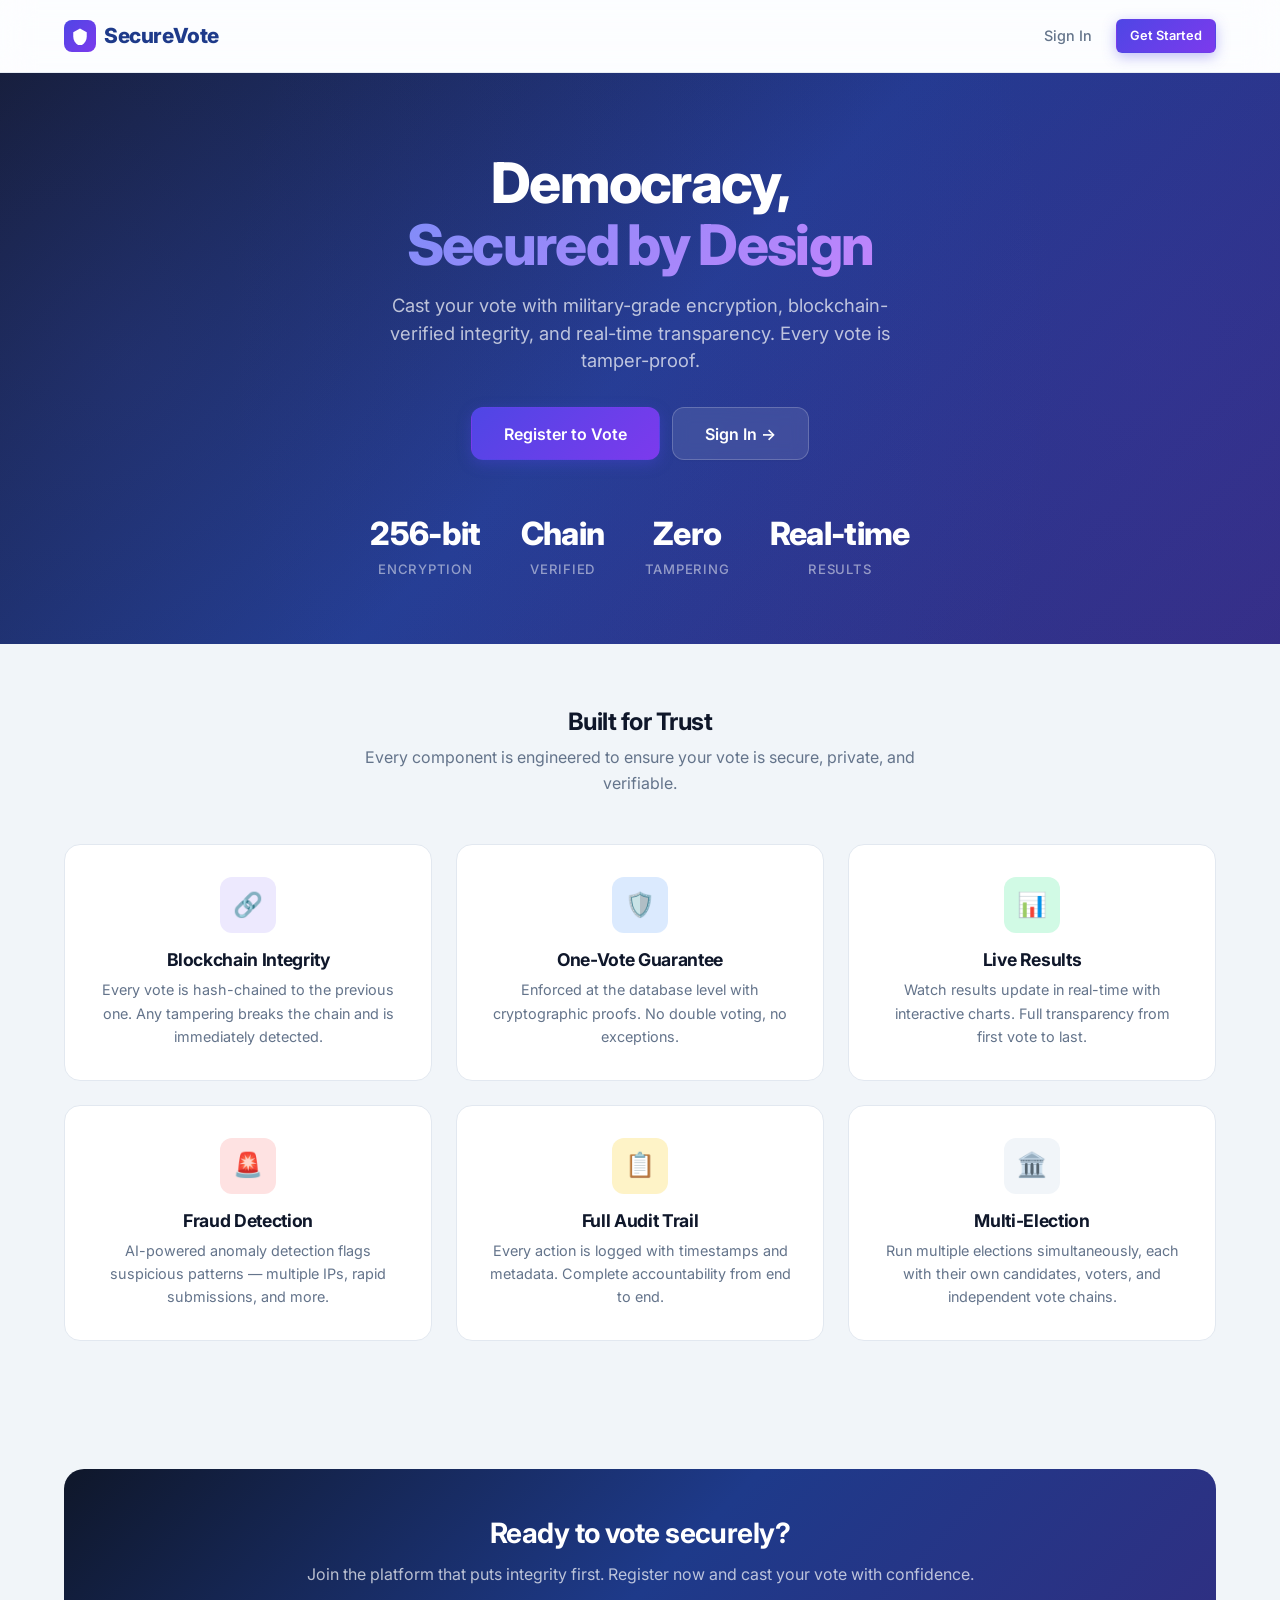
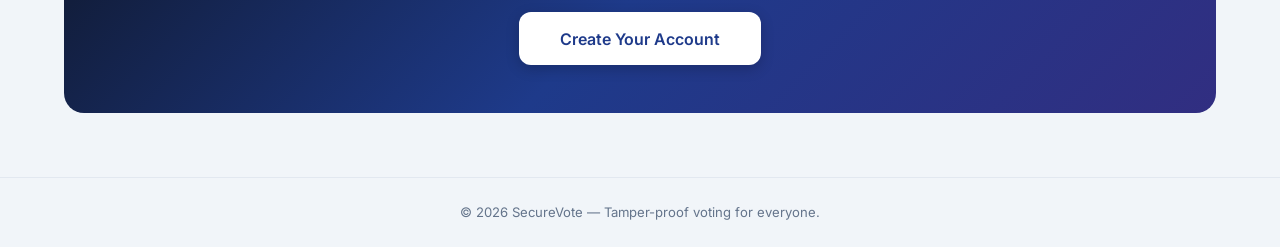
<file: frontend/index.html>
<!DOCTYPE html>
<html lang="en">
<head>
    <meta charset="UTF-8">
    <meta name="viewport" content="width=device-width, initial-scale=1.0">
    <title>SecureVote — Secure Online Voting Platform</title>
    <meta name="description" content="A tamper-resistant, blockchain-secured online voting platform. Cast your vote with confidence.">
    <link rel="stylesheet" href="styles.css">
    <style>
        .hero {
            background: var(--gradient-hero);
            color: white;
            padding: var(--spacing-20) 0 var(--spacing-16);
            text-align: center;
            position: relative;
            overflow: hidden;
        }
        .hero::before {
            content: '';
            position: absolute;
            top: -50%;
            left: -50%;
            width: 200%;
            height: 200%;
            background: radial-gradient(circle at 30% 50%, rgba(99, 102, 241, 0.15) 0%, transparent 50%),
                        radial-gradient(circle at 70% 50%, rgba(124, 58, 237, 0.1) 0%, transparent 50%);
            animation: heroGlow 8s ease-in-out infinite alternate;
        }
        @keyframes heroGlow {
            0% { transform: translate(0, 0); }
            100% { transform: translate(-3%, 3%); }
        }
        .hero .container { position: relative; z-index: 1; }
        .hero h1 {
            font-size: 3.5rem;
            font-weight: 800;
            color: white;
            margin-bottom: var(--spacing-4);
            letter-spacing: -0.03em;
            line-height: 1.1;
        }
        .hero h1 span {
            background: linear-gradient(135deg, #818CF8, #C084FC);
            -webkit-background-clip: text;
            -webkit-text-fill-color: transparent;
            background-clip: text;
        }
        .hero .subtitle {
            color: rgba(255,255,255,0.7);
            font-size: 1.15rem;
            max-width: 560px;
            margin: 0 auto var(--spacing-8);
        }
        .hero-actions {
            display: flex;
            gap: var(--spacing-3);
            justify-content: center;
            flex-wrap: wrap;
        }
        .hero-actions .btn {
            padding: 0.85rem 2rem;
            font-size: 1rem;
            border-radius: var(--radius-lg);
        }
        .hero-actions .btn-secondary {
            background: rgba(255,255,255,0.1);
            color: white;
            border-color: rgba(255,255,255,0.2);
            backdrop-filter: blur(8px);
        }
        .hero-actions .btn-secondary:hover {
            background: rgba(255,255,255,0.18);
        }
        .hero-stats {
            display: flex;
            justify-content: center;
            gap: var(--spacing-10);
            margin-top: var(--spacing-12);
            flex-wrap: wrap;
        }
        .hero-stat {
            text-align: center;
        }
        .hero-stat .stat-val {
            font-size: 2rem;
            font-weight: 800;
            color: white;
            letter-spacing: -0.02em;
        }
        .hero-stat .stat-lbl {
            font-size: 0.82rem;
            color: rgba(255,255,255,0.5);
            font-weight: 500;
            text-transform: uppercase;
            letter-spacing: 0.06em;
        }

        .features {
            padding: var(--spacing-16) 0;
        }
        .features-header {
            text-align: center;
            margin-bottom: var(--spacing-12);
        }
        .features-header p {
            color: var(--color-text-muted);
            max-width: 560px;
            margin: var(--spacing-2) auto 0;
        }
        .feature-card {
            background: var(--color-surface);
            border: 1px solid var(--color-border);
            border-radius: var(--radius-xl);
            padding: var(--spacing-8);
            text-align: center;
            transition: all var(--transition-normal);
        }
        .feature-card:hover {
            transform: translateY(-4px);
            box-shadow: var(--shadow-lg);
            border-color: rgba(99, 102, 241, 0.2);
        }
        .feature-icon {
            width: 56px;
            height: 56px;
            border-radius: var(--radius-lg);
            display: flex;
            align-items: center;
            justify-content: center;
            margin: 0 auto var(--spacing-4);
            font-size: 1.5rem;
        }
        .feature-card h3 {
            margin-bottom: var(--spacing-2);
            font-size: 1.1rem;
        }
        .feature-card p {
            color: var(--color-text-muted);
            font-size: 0.9rem;
        }

        .cta-section {
            padding: var(--spacing-16) 0;
            text-align: center;
        }
        .cta-card {
            background: var(--gradient-hero);
            color: white;
            border-radius: var(--radius-2xl);
            padding: var(--spacing-12) var(--spacing-8);
            position: relative;
            overflow: hidden;
        }
        .cta-card h2 {
            color: white;
            font-size: 1.75rem;
            margin-bottom: var(--spacing-3);
        }
        .cta-card p {
            color: rgba(255,255,255,0.7);
            margin-bottom: var(--spacing-6);
        }
        .cta-card .btn-primary {
            background: white;
            color: var(--color-primary);
            box-shadow: 0 4px 14px rgba(0,0,0,0.2);
        }

        @media (max-width: 768px) {
            .hero h1 { font-size: 2.25rem; }
            .hero-stats { gap: var(--spacing-6); }
        }
    </style>
</head>
<body>
    <nav class="navbar">
        <div class="container">
            <a href="index.html" class="navbar-brand">
                <div class="brand-icon">
                    <svg viewBox="0 0 24 24"><path d="M12 2L3 7v6c0 5.55 3.84 10.74 9 12 5.16-1.26 9-6.45 9-12V7l-9-5z"/></svg>
                </div>
                SecureVote
            </a>
            <div class="navbar-nav" id="nav-links">
                <a href="login.html" class="nav-link">Sign In</a>
                <a href="register.html" class="btn btn-primary btn-sm">Get Started</a>
            </div>
        </div>
    </nav>

    <section class="hero">
        <div class="container">
            <h1 class="fade-in">Democracy,<br><span>Secured by Design</span></h1>
            <p class="subtitle fade-in stagger-1">
                Cast your vote with military-grade encryption, blockchain-verified integrity, and real-time transparency. Every vote is tamper-proof.
            </p>
            <div class="hero-actions fade-in stagger-2">
                <a href="register.html" class="btn btn-primary">Register to Vote</a>
                <a href="login.html" class="btn btn-secondary">Sign In →</a>
            </div>
            <div class="hero-stats fade-in stagger-3">
                <div class="hero-stat">
                    <div class="stat-val">256-bit</div>
                    <div class="stat-lbl">Encryption</div>
                </div>
                <div class="hero-stat">
                    <div class="stat-val">Chain</div>
                    <div class="stat-lbl">Verified</div>
                </div>
                <div class="hero-stat">
                    <div class="stat-val">Zero</div>
                    <div class="stat-lbl">Tampering</div>
                </div>
                <div class="hero-stat">
                    <div class="stat-val">Real-time</div>
                    <div class="stat-lbl">Results</div>
                </div>
            </div>
        </div>
    </section>

    <section class="features">
        <div class="container">
            <div class="features-header">
                <h2>Built for Trust</h2>
                <p>Every component is engineered to ensure your vote is secure, private, and verifiable.</p>
            </div>
            <div class="grid-3">
                <div class="feature-card fade-in">
                    <div class="feature-icon" style="background: #EDE9FE;">🔗</div>
                    <h3>Blockchain Integrity</h3>
                    <p>Every vote is hash-chained to the previous one. Any tampering breaks the chain and is immediately detected.</p>
                </div>
                <div class="feature-card fade-in stagger-1">
                    <div class="feature-icon" style="background: #DBEAFE;">🛡️</div>
                    <h3>One-Vote Guarantee</h3>
                    <p>Enforced at the database level with cryptographic proofs. No double voting, no exceptions.</p>
                </div>
                <div class="feature-card fade-in stagger-2">
                    <div class="feature-icon" style="background: #D1FAE5;">📊</div>
                    <h3>Live Results</h3>
                    <p>Watch results update in real-time with interactive charts. Full transparency from first vote to last.</p>
                </div>
                <div class="feature-card fade-in stagger-1">
                    <div class="feature-icon" style="background: #FEE2E2;">🚨</div>
                    <h3>Fraud Detection</h3>
                    <p>AI-powered anomaly detection flags suspicious patterns — multiple IPs, rapid submissions, and more.</p>
                </div>
                <div class="feature-card fade-in stagger-2">
                    <div class="feature-icon" style="background: #FEF3C7;">📋</div>
                    <h3>Full Audit Trail</h3>
                    <p>Every action is logged with timestamps and metadata. Complete accountability from end to end.</p>
                </div>
                <div class="feature-card fade-in stagger-3">
                    <div class="feature-icon" style="background: #F1F5F9;">🏛️</div>
                    <h3>Multi-Election</h3>
                    <p>Run multiple elections simultaneously, each with their own candidates, voters, and independent vote chains.</p>
                </div>
            </div>
        </div>
    </section>

    <section class="cta-section">
        <div class="container">
            <div class="cta-card">
                <h2>Ready to vote securely?</h2>
                <p>Join the platform that puts integrity first. Register now and cast your vote with confidence.</p>
                <a href="register.html" class="btn btn-primary" style="padding: 0.85rem 2.5rem; font-size: 1rem; border-radius: 12px;">Create Your Account</a>
            </div>
        </div>
    </section>

    <footer>
        <div class="container">
            <span>&copy; 2026 SecureVote — Tamper-proof voting for everyone.</span>
        </div>
    </footer>

    <script src="components/auth.js"></script>
    <script>
        
        if (Auth.isAuthenticated()) {
            const user = Auth.getUser();
            const navLinks = document.getElementById('nav-links');
            if (user && user.role === 'admin') {
                navLinks.innerHTML = `
                    <a href="admin-dashboard.html" class="nav-link">Dashboard</a>
                    <button onclick="Auth.logout()" class="btn btn-secondary btn-sm">Sign Out</button>
                `;
            } else {
                navLinks.innerHTML = `
                    <a href="dashboard.html" class="nav-link">Dashboard</a>
                    <button onclick="Auth.logout()" class="btn btn-secondary btn-sm">Sign Out</button>
                `;
            }
        }
    </script>
</body>
</html>
</file>
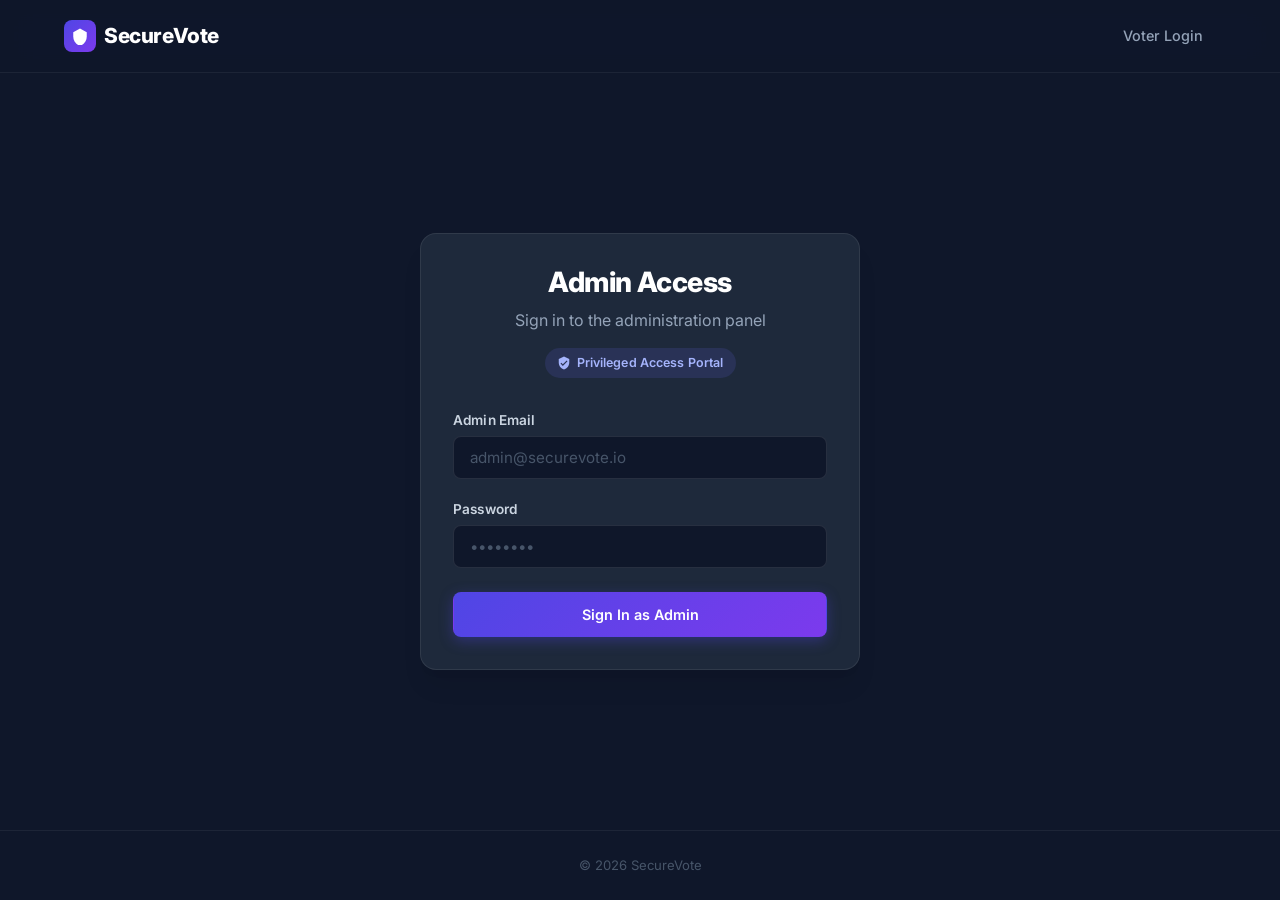
<file: frontend/admin-login.html>
<!DOCTYPE html>
<html lang="en">
<head>
    <meta charset="UTF-8">
    <meta name="viewport" content="width=device-width, initial-scale=1.0">
    <title>Admin Login — SecureVote</title>
    <link rel="stylesheet" href="styles.css">
    <style>
        body { background: #0F172A; }
        .navbar { background: rgba(15, 23, 42, 0.95); border-bottom-color: rgba(255,255,255,0.06); }
        .navbar-brand { color: white; }
        .auth-card { background: #1E293B; border-color: rgba(255,255,255,0.08); }
        .auth-card h1 { color: white; }
        .auth-card .subtitle { color: #94A3B8; }
        .form-group label { color: #CBD5E1; }
        .form-control { background: #0F172A; border-color: rgba(255,255,255,0.1); color: white; }
        .form-control::placeholder { color: #475569; }
        .form-control:focus { border-color: var(--color-accent); box-shadow: 0 0 0 3px rgba(99,102,241,0.2); }
        footer { border-top-color: rgba(255,255,255,0.06); }
        footer span { color: #475569; }
        .trust-badge { background: rgba(99,102,241,0.15); color: #A5B4FC; }
    </style>
</head>
<body class="fade-in">
    <nav class="navbar">
        <div class="container">
            <a href="index.html" class="navbar-brand">
                <div class="brand-icon">
                    <svg viewBox="0 0 24 24"><path d="M12 2L3 7v6c0 5.55 3.84 10.74 9 12 5.16-1.26 9-6.45 9-12V7l-9-5z"/></svg>
                </div>
                SecureVote
            </a>
            <div class="navbar-nav">
                <a href="login.html" class="nav-link" style="color:#94A3B8;">Voter Login</a>
            </div>
        </div>
    </nav>

    <main class="main-content container">
        <div class="card auth-card">
            <div class="auth-header">
                <h1>Admin Access</h1>
                <p class="subtitle">Sign in to the administration panel</p>
                <div class="trust-badge">
                    <svg style="width:14px;height:14px;" viewBox="0 0 24 24" fill="currentColor"><path d="M12 1L3 5v6c0 5.55 3.84 10.74 9 12 5.16-1.26 9-6.45 9-12V5l-9-4zm-2 16l-4-4 1.41-1.41L10 14.17l6.59-6.59L18 9l-8 8z"/></svg>
                    Privileged Access Portal
                </div>
            </div>

            <form id="admin-login-form">
                <div class="form-group">
                    <label for="email">Admin Email</label>
                    <input type="email" id="email" class="form-control" required placeholder="admin@securevote.io" autocomplete="email">
                </div>
                <div class="form-group">
                    <label for="password">Password</label>
                    <input type="password" id="password" class="form-control" required placeholder="••••••••" autocomplete="current-password">
                </div>
                <div class="form-actions">
                    <button type="submit" id="login-btn" class="btn btn-primary btn-block">Sign In as Admin</button>
                </div>
            </form>

            <div id="loading" class="loading" style="display:none;">
                <div class="spinner"></div> <span style="color:#94A3B8;">Authenticating...</span>
            </div>
        </div>
    </main>

    <footer>
        <div class="container"><span>&copy; 2026 SecureVote</span></div>
    </footer>

    <script src="components/auth.js"></script>
    <script src="components/toast.js"></script>
    <script src="admin-login.js"></script>
</body>
</html>
</file>
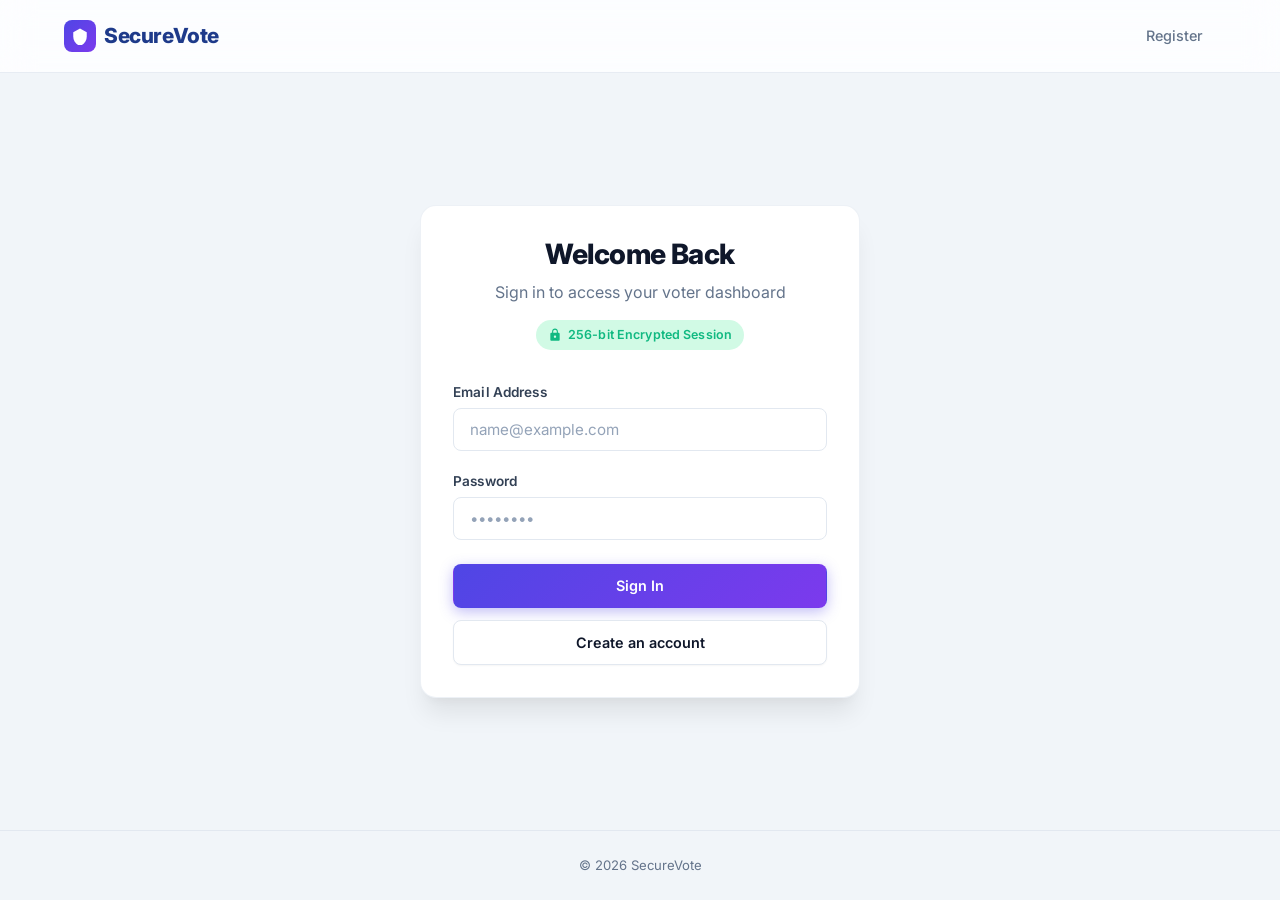
<file: frontend/login.html>
<!DOCTYPE html>
<html lang="en">
<head>
    <meta charset="UTF-8">
    <meta name="viewport" content="width=device-width, initial-scale=1.0">
    <title>Sign In — SecureVote</title>
    <meta name="description" content="Sign in to your SecureVote account to cast your vote securely.">
    <link rel="stylesheet" href="styles.css">
</head>
<body class="fade-in">
    <nav class="navbar">
        <div class="container">
            <a href="index.html" class="navbar-brand">
                <div class="brand-icon">
                    <svg viewBox="0 0 24 24"><path d="M12 2L3 7v6c0 5.55 3.84 10.74 9 12 5.16-1.26 9-6.45 9-12V7l-9-5z"/></svg>
                </div>
                SecureVote
            </a>
            <div class="navbar-nav">
                <a href="register.html" class="nav-link">Register</a>
            </div>
        </div>
    </nav>

    <main class="main-content container">
        <div class="card auth-card">
            <div class="auth-header">
                <h1>Welcome Back</h1>
                <p class="subtitle">Sign in to access your voter dashboard</p>
                <div class="trust-badge">
                    <svg style="width:14px;height:14px;" viewBox="0 0 24 24" fill="currentColor"><path d="M18 8h-1V6c0-2.76-2.24-5-5-5S7 3.24 7 6v2H6c-1.1 0-2 .9-2 2v10c0 1.1.9 2 2 2h12c1.1 0 2-.9 2-2V10c0-1.1-.9-2-2-2zm-6 9c-1.1 0-2-.9-2-2s.9-2 2-2 2 .9 2 2-.9 2-2 2zm3.1-9H8.9V6c0-1.71 1.39-3.1 3.1-3.1 1.71 0 3.1 1.39 3.1 3.1v2z"/></svg>
                    256-bit Encrypted Session
                </div>
            </div>

            <form id="login-form">
                <div class="form-group">
                    <label for="email">Email Address</label>
                    <input type="email" id="email" class="form-control" required placeholder="name@example.com" autocomplete="email">
                </div>

                <div class="form-group">
                    <label for="password">Password</label>
                    <input type="password" id="password" class="form-control" required placeholder="••••••••" autocomplete="current-password">
                </div>

                <div class="form-actions">
                    <button type="submit" id="login-btn" class="btn btn-primary btn-block">Sign In</button>
                    <a href="register.html" class="btn btn-secondary btn-block">Create an account</a>
                </div>
            </form>

            <div id="loading" class="loading" style="display:none;">
                <div class="spinner"></div> Authenticating...
            </div>
        </div>
    </main>

    <footer>
        <div class="container">
            <span>&copy; 2026 SecureVote</span>
        </div>
    </footer>

    <script src="components/auth.js"></script>
    <script src="components/toast.js"></script>
    <script src="login.js"></script>
</body>
</html>
</file>
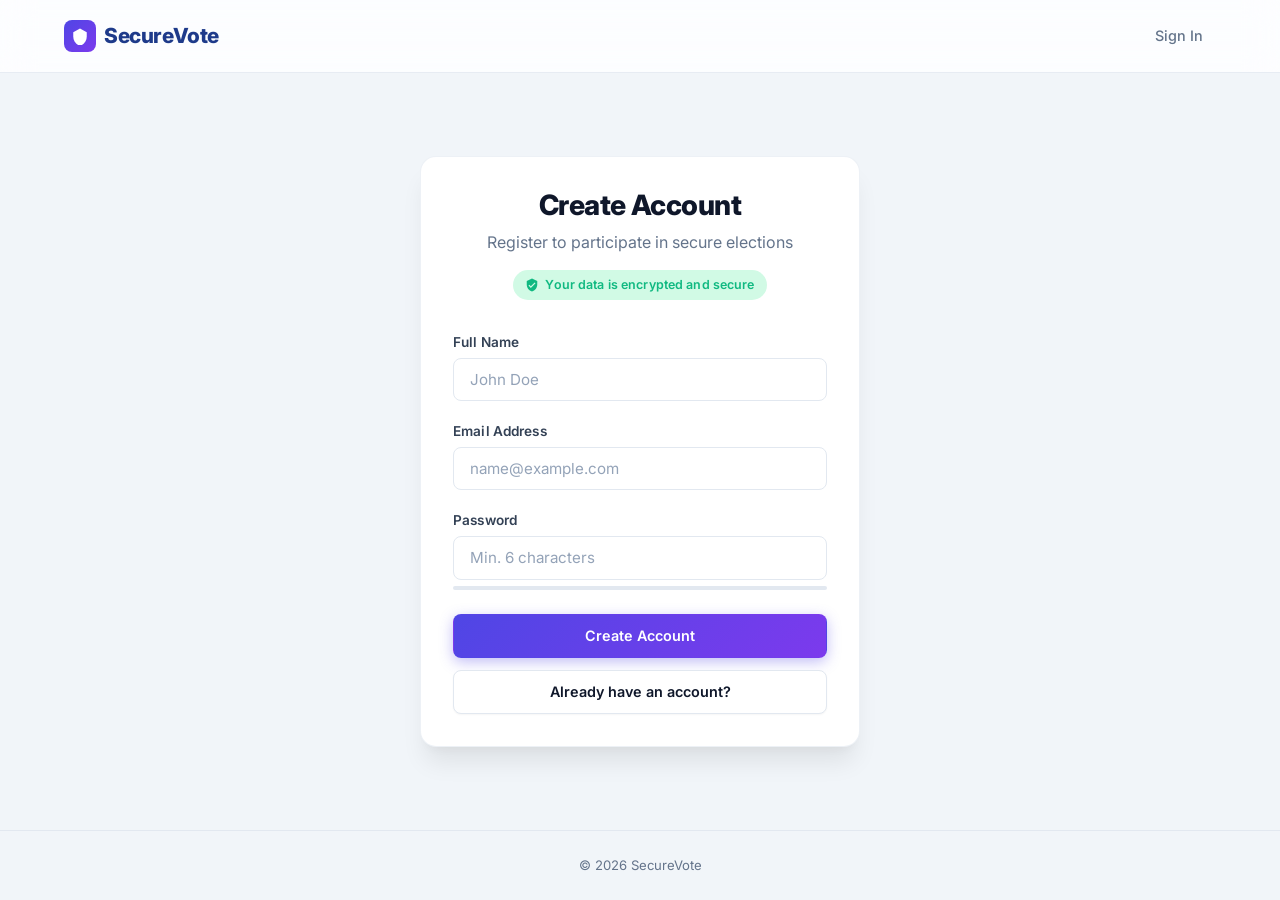
<file: frontend/register.html>
<!DOCTYPE html>
<html lang="en">
<head>
    <meta charset="UTF-8">
    <meta name="viewport" content="width=device-width, initial-scale=1.0">
    <title>Register — SecureVote</title>
    <meta name="description" content="Create your SecureVote account and participate in secure elections.">
    <link rel="stylesheet" href="styles.css">
    <style>
        .password-strength {
            height: 4px;
            border-radius: 2px;
            background: var(--color-border);
            margin-top: 6px;
            overflow: hidden;
        }
        .password-strength .bar {
            height: 100%;
            border-radius: 2px;
            transition: all 0.3s ease;
            width: 0%;
        }
        .strength-text {
            font-size: 0.75rem;
            margin-top: 4px;
            font-weight: 500;
        }
    </style>
</head>
<body class="fade-in">
    <nav class="navbar">
        <div class="container">
            <a href="index.html" class="navbar-brand">
                <div class="brand-icon">
                    <svg viewBox="0 0 24 24"><path d="M12 2L3 7v6c0 5.55 3.84 10.74 9 12 5.16-1.26 9-6.45 9-12V7l-9-5z"/></svg>
                </div>
                SecureVote
            </a>
            <div class="navbar-nav">
                <a href="login.html" class="nav-link">Sign In</a>
            </div>
        </div>
    </nav>

    <main class="main-content container">
        <div class="card auth-card">
            <div class="auth-header">
                <h1>Create Account</h1>
                <p class="subtitle">Register to participate in secure elections</p>
                <div class="trust-badge">
                    <svg style="width:14px;height:14px;" viewBox="0 0 24 24" fill="currentColor"><path d="M12 1L3 5v6c0 5.55 3.84 10.74 9 12 5.16-1.26 9-6.45 9-12V5l-9-4zm-2 16l-4-4 1.41-1.41L10 14.17l6.59-6.59L18 9l-8 8z"/></svg>
                    Your data is encrypted and secure
                </div>
            </div>

            <form id="register-form">
                <div class="form-group">
                    <label for="full_name">Full Name</label>
                    <input type="text" id="full_name" class="form-control" required placeholder="John Doe" autocomplete="name">
                </div>
                <div class="form-group">
                    <label for="email">Email Address</label>
                    <input type="email" id="email" class="form-control" required placeholder="name@example.com" autocomplete="email">
                </div>
                <div class="form-group">
                    <label for="password">Password</label>
                    <input type="password" id="password" class="form-control" required placeholder="Min. 6 characters" autocomplete="new-password">
                    <div class="password-strength"><div class="bar" id="strength-bar"></div></div>
                    <div class="strength-text" id="strength-text"></div>
                </div>

                <div class="form-actions">
                    <button type="submit" id="register-btn" class="btn btn-primary btn-block">Create Account</button>
                    <a href="login.html" class="btn btn-secondary btn-block">Already have an account?</a>
                </div>
            </form>

            <div id="loading" class="loading" style="display:none;">
                <div class="spinner"></div> Creating your account...
            </div>
        </div>
    </main>

    <footer>
        <div class="container"><span>&copy; 2026 SecureVote</span></div>
    </footer>

    <script src="components/auth.js"></script>
    <script src="components/toast.js"></script>
    <script src="register.js"></script>
</body>
</html>
</file>
<file: frontend/styles.css>
@import url('https://fonts.googleapis.com/css2?family=Inter:wght@300;400;500;600;700;800&display=swap');



:root {
    --color-primary: #1E3A8A;
    --color-primary-light: #3B82F6;
    --color-primary-dark: #1E40AF;
    --color-secondary-start: #4F46E5;
    --color-secondary-end: #7C3AED;
    --color-accent: #6366F1;

    --color-background: #F1F5F9;
    --color-surface: #FFFFFF;
    --color-surface-alt: #F8FAFC;

    --color-text-main: #0F172A;
    --color-text-secondary: #334155;
    --color-text-muted: #64748B;
    --color-text-light: #94A3B8;

    --color-success: #10B981;
    --color-success-bg: #D1FAE5;
    --color-error: #EF4444;
    --color-error-bg: #FEE2E2;
    --color-warning: #F59E0B;
    --color-warning-bg: #FEF3C7;
    --color-info: #3B82F6;
    --color-info-bg: #DBEAFE;

    --color-border: #E2E8F0;
    --color-border-light: #F1F5F9;

    --gradient-primary: linear-gradient(135deg, #4F46E5 0%, #7C3AED 100%);
    --gradient-hero: linear-gradient(135deg, #0F172A 0%, #1E3A8A 50%, #312E81 100%);
    --gradient-card: linear-gradient(135deg, rgba(79, 70, 229, 0.05) 0%, rgba(124, 58, 237, 0.05) 100%);

    --spacing-1: 0.25rem; --spacing-2: 0.5rem; --spacing-3: 0.75rem;
    --spacing-4: 1rem; --spacing-5: 1.25rem; --spacing-6: 1.5rem;
    --spacing-8: 2rem; --spacing-10: 2.5rem; --spacing-12: 3rem;
    --spacing-16: 4rem; --spacing-20: 5rem;

    --shadow-xs: 0 1px 2px rgba(0,0,0,0.04);
    --shadow-sm: 0 1px 3px rgba(0,0,0,0.06), 0 1px 2px rgba(0,0,0,0.04);
    --shadow-md: 0 4px 6px -1px rgba(0,0,0,0.07), 0 2px 4px -2px rgba(0,0,0,0.05);
    --shadow-lg: 0 10px 15px -3px rgba(0,0,0,0.08), 0 4px 6px -4px rgba(0,0,0,0.04);
    --shadow-xl: 0 20px 25px -5px rgba(0,0,0,0.08), 0 8px 10px -6px rgba(0,0,0,0.04);
    --shadow-glass: 0 8px 32px rgba(31, 38, 135, 0.06);
    --shadow-glow: 0 0 40px rgba(79, 70, 229, 0.15);

    --radius-sm: 6px; --radius-md: 8px; --radius-lg: 12px;
    --radius-xl: 16px; --radius-2xl: 20px; --radius-full: 9999px;

    --transition-fast: 150ms cubic-bezier(0.4, 0, 0.2, 1);
    --transition-normal: 250ms cubic-bezier(0.4, 0, 0.2, 1);
    --transition-smooth: 350ms cubic-bezier(0.4, 0, 0.2, 1);
}


*, *::before, *::after {
    margin: 0; padding: 0; box-sizing: border-box;
}

html { scroll-behavior: smooth; }

body {
    font-family: 'Inter', -apple-system, BlinkMacSystemFont, sans-serif;
    background: var(--color-background);
    color: var(--color-text-main);
    line-height: 1.6;
    min-height: 100vh;
    display: flex;
    flex-direction: column;
    -webkit-font-smoothing: antialiased;
    -moz-osx-font-smoothing: grayscale;
}


.container {
    max-width: 1200px;
    margin: 0 auto;
    padding: 0 var(--spacing-6);
    width: 100%;
}

.main-content {
    flex: 1;
    display: flex;
    flex-direction: column;
    align-items: center;
    justify-content: center;
    padding: var(--spacing-12) 0;
}


.navbar {
    background: rgba(255, 255, 255, 0.82);
    backdrop-filter: blur(16px) saturate(180%);
    -webkit-backdrop-filter: blur(16px) saturate(180%);
    border-bottom: 1px solid rgba(226, 232, 240, 0.8);
    position: sticky;
    top: 0;
    z-index: 100;
    width: 100%;
}

.navbar .container {
    display: flex;
    justify-content: space-between;
    align-items: center;
    height: 72px;
}

.navbar-brand {
    font-size: 1.3rem;
    font-weight: 800;
    color: var(--color-primary);
    text-decoration: none;
    display: flex;
    align-items: center;
    gap: var(--spacing-2);
    letter-spacing: -0.02em;
}

.navbar-brand .brand-icon {
    width: 32px; height: 32px;
    background: var(--gradient-primary);
    border-radius: var(--radius-md);
    display: flex; align-items: center; justify-content: center;
}

.navbar-brand .brand-icon svg {
    width: 18px; height: 18px; fill: white;
}

.navbar-nav {
    display: flex;
    gap: var(--spacing-3);
    align-items: center;
}

.nav-link {
    color: var(--color-text-muted);
    font-size: 0.9rem;
    font-weight: 500;
    text-decoration: none;
    padding: 0.4rem 0.8rem;
    border-radius: var(--radius-md);
    transition: all var(--transition-fast);
}

.nav-link:hover {
    color: var(--color-primary);
    background: rgba(79, 70, 229, 0.06);
}


h1, h2, h3, h4, h5, h6 {
    color: var(--color-text-main);
    font-weight: 700;
    line-height: 1.2;
    letter-spacing: -0.02em;
}

h1 { font-size: 2.5rem; font-weight: 800; }
h2 { font-size: 1.5rem; }
h3 { font-size: 1.25rem; }

.subtitle {
    font-size: 1rem;
    color: var(--color-text-muted);
    margin-top: var(--spacing-2);
    line-height: 1.5;
}


.card {
    background: var(--color-surface);
    border-radius: var(--radius-xl);
    padding: var(--spacing-8);
    border: 1px solid var(--color-border);
    box-shadow: var(--shadow-sm);
    width: 100%;
    transition: all var(--transition-normal);
}

.card:hover {
    box-shadow: var(--shadow-md);
}

.auth-card {
    max-width: 440px;
    width: 100%;
    margin: 0 auto;
    text-align: center;
    box-shadow: var(--shadow-xl);
    border: 1px solid rgba(226, 232, 240, 0.6);
}

.auth-header {
    margin-bottom: var(--spacing-8);
}

.auth-header h1 {
    font-size: 1.75rem;
    margin-bottom: var(--spacing-2);
}


.btn {
    display: inline-flex;
    align-items: center;
    justify-content: center;
    gap: var(--spacing-2);
    padding: 0.65rem 1.3rem;
    border-radius: var(--radius-md);
    font-weight: 600;
    font-size: 0.9rem;
    text-decoration: none;
    transition: all var(--transition-normal);
    border: 1px solid transparent;
    cursor: pointer;
    line-height: 1.5;
    font-family: inherit;
    position: relative;
    overflow: hidden;
}

.btn::after {
    content: '';
    position: absolute;
    inset: 0;
    background: rgba(255,255,255,0);
    transition: background var(--transition-fast);
}

.btn:hover::after {
    background: rgba(255,255,255,0.1);
}

.btn-primary {
    background: var(--gradient-primary);
    color: white;
    box-shadow: 0 4px 14px rgba(79, 70, 229, 0.35);
}

.btn-primary:hover {
    transform: translateY(-1px);
    box-shadow: 0 6px 20px rgba(79, 70, 229, 0.4);
}

.btn-secondary {
    background: white;
    color: var(--color-text-main);
    border-color: var(--color-border);
    box-shadow: var(--shadow-xs);
}

.btn-secondary:hover {
    background: var(--color-surface-alt);
    border-color: #cbd5e1;
    transform: translateY(-1px);
}

.btn-danger {
    background: var(--color-error);
    color: white;
}
.btn-danger:hover {
    background: #dc2626;
    transform: translateY(-1px);
}

.btn-ghost {
    background: transparent;
    color: var(--color-text-muted);
    border: none;
}
.btn-ghost:hover {
    color: var(--color-text-main);
    background: rgba(0,0,0,0.04);
}

.btn-sm {
    padding: 0.4rem 0.8rem;
    font-size: 0.8rem;
    border-radius: var(--radius-sm);
}

.btn-block { width: 100%; }

.btn:disabled {
    opacity: 0.5;
    cursor: not-allowed;
    transform: none !important;
    box-shadow: none !important;
}


.form-group {
    margin-bottom: var(--spacing-5);
    text-align: left;
    position: relative;
}

.form-group label {
    display: block;
    margin-bottom: var(--spacing-1);
    color: var(--color-text-secondary);
    font-size: 0.85rem;
    font-weight: 600;
    letter-spacing: 0.01em;
}

.form-control {
    width: 100%;
    padding: 0.7rem 1rem;
    border-radius: var(--radius-md);
    border: 1.5px solid var(--color-border);
    background: var(--color-surface);
    color: var(--color-text-main);
    font-size: 0.95rem;
    font-family: inherit;
    transition: all var(--transition-fast);
}

.form-control:focus {
    outline: none;
    border-color: var(--color-accent);
    box-shadow: 0 0 0 3px rgba(99, 102, 241, 0.12);
}

.form-control::placeholder {
    color: var(--color-text-light);
}

.form-actions {
    margin-top: var(--spacing-6);
    display: flex;
    flex-direction: column;
    gap: var(--spacing-3);
}

.form-row {
    display: grid;
    grid-template-columns: repeat(auto-fit, minmax(200px, 1fr));
    gap: var(--spacing-4);
}


.alert {
    padding: 0.85rem 1rem;
    border-radius: var(--radius-md);
    margin-bottom: var(--spacing-4);
    font-size: 0.875rem;
    font-weight: 500;
    display: flex;
    align-items: center;
    gap: var(--spacing-2);
}

.alert-error { background: var(--color-error-bg); color: #B91C1C; border: 1px solid #fca5a5; }
.alert-success { background: var(--color-success-bg); color: #065F46; border: 1px solid #6ee7b7; }
.alert-warning { background: var(--color-warning-bg); color: #92400E; border: 1px solid #fcd34d; }
.alert-info { background: var(--color-info-bg); color: #1E40AF; border: 1px solid #93c5fd; }


.loading {
    display: flex;
    align-items: center;
    justify-content: center;
    gap: var(--spacing-2);
    color: var(--color-text-muted);
    font-weight: 500;
    padding: var(--spacing-8);
}

.spinner {
    width: 22px; height: 22px;
    border: 2.5px solid var(--color-border);
    border-top-color: var(--color-accent);
    border-radius: 50%;
    animation: spin 0.8s linear infinite;
}

@keyframes spin { to { transform: rotate(360deg); } }


.trust-badge {
    display: inline-flex;
    align-items: center;
    gap: 6px;
    color: var(--color-success);
    font-size: 0.78rem;
    font-weight: 600;
    margin-top: var(--spacing-4);
    background: var(--color-success-bg);
    padding: 5px 12px;
    border-radius: var(--radius-full);
    letter-spacing: 0.01em;
}


.badge {
    display: inline-flex;
    align-items: center;
    padding: 3px 10px;
    border-radius: var(--radius-full);
    font-size: 0.72rem;
    font-weight: 700;
    text-transform: uppercase;
    letter-spacing: 0.04em;
}

.badge-success { background: var(--color-success-bg); color: #065F46; }
.badge-error { background: var(--color-error-bg); color: #991B1B; }
.badge-warning { background: var(--color-warning-bg); color: #92400E; }
.badge-info { background: var(--color-info-bg); color: #1E40AF; }
.badge-neutral { background: #F1F5F9; color: #475569; }


.table-container {
    overflow-x: auto;
    border-radius: var(--radius-lg);
    border: 1px solid var(--color-border);
    margin-top: var(--spacing-4);
}

table {
    width: 100%;
    border-collapse: collapse;
    font-size: 0.875rem;
}

thead th {
    background: var(--color-surface-alt);
    color: var(--color-text-muted);
    font-weight: 600;
    font-size: 0.78rem;
    text-transform: uppercase;
    letter-spacing: 0.05em;
    padding: 0.75rem 1rem;
    text-align: left;
    border-bottom: 1px solid var(--color-border);
    white-space: nowrap;
}

tbody td {
    padding: 0.7rem 1rem;
    border-bottom: 1px solid var(--color-border-light);
    color: var(--color-text-secondary);
}

tbody tr:last-child td { border-bottom: none; }

tbody tr:hover {
    background: rgba(99, 102, 241, 0.02);
}


.stat-card {
    background: var(--color-surface);
    border: 1px solid var(--color-border);
    border-radius: var(--radius-lg);
    padding: var(--spacing-5) var(--spacing-6);
    transition: all var(--transition-normal);
}

.stat-card:hover {
    box-shadow: var(--shadow-md);
    transform: translateY(-2px);
}

.stat-card .stat-icon {
    width: 44px; height: 44px;
    border-radius: var(--radius-md);
    display: flex; align-items: center; justify-content: center;
    margin-bottom: var(--spacing-3);
}

.stat-card .stat-value {
    font-size: 2rem;
    font-weight: 800;
    color: var(--color-text-main);
    line-height: 1;
    margin-bottom: var(--spacing-1);
    letter-spacing: -0.03em;
}

.stat-card .stat-label {
    font-size: 0.82rem;
    color: var(--color-text-muted);
    font-weight: 500;
    text-transform: uppercase;
    letter-spacing: 0.04em;
}


.empty-state {
    text-align: center;
    padding: var(--spacing-12) var(--spacing-8);
    color: var(--color-text-muted);
}

.empty-state svg {
    width: 56px; height: 56px;
    margin-bottom: var(--spacing-4);
    opacity: 0.3;
}

.empty-state h3 {
    color: var(--color-text-secondary);
    margin-bottom: var(--spacing-2);
}


.modal-backdrop {
    position: fixed;
    inset: 0;
    background: rgba(15, 23, 42, 0.5);
    backdrop-filter: blur(6px);
    display: none;
    align-items: center;
    justify-content: center;
    z-index: 200;
    padding: var(--spacing-4);
}

.modal-backdrop.active {
    display: flex;
}

.modal-content {
    background: var(--color-surface);
    padding: var(--spacing-8);
    border-radius: var(--radius-2xl);
    max-width: 480px;
    width: 100%;
    box-shadow: var(--shadow-xl);
    text-align: center;
    animation: modalIn 0.3s cubic-bezier(0.21, 1.02, 0.73, 1) forwards;
}

@keyframes modalIn {
    from { opacity: 0; transform: scale(0.95) translateY(10px); }
    to { opacity: 1; transform: scale(1) translateY(0); }
}


.chart-container {
    position: relative;
    width: 100%;
    max-width: 600px;
    margin: var(--spacing-4) auto;
}


footer {
    padding: var(--spacing-6) 0;
    text-align: center;
    color: var(--color-text-muted);
    font-size: 0.82rem;
    margin-top: auto;
    border-top: 1px solid var(--color-border);
}

footer .container {
    display: flex;
    justify-content: center;
    align-items: center;
    gap: var(--spacing-4);
}


.fade-in {
    animation: fadeIn 0.4s ease-out;
}

@keyframes fadeIn {
    from { opacity: 0; transform: translateY(12px); }
    to { opacity: 1; transform: translateY(0); }
}

.stagger-1 { animation-delay: 0.05s; }
.stagger-2 { animation-delay: 0.1s; }
.stagger-3 { animation-delay: 0.15s; }
.stagger-4 { animation-delay: 0.2s; }

.grid-2 { display: grid; grid-template-columns: repeat(2, 1fr); gap: var(--spacing-6); }
.grid-3 { display: grid; grid-template-columns: repeat(3, 1fr); gap: var(--spacing-6); }
.grid-4 { display: grid; grid-template-columns: repeat(4, 1fr); gap: var(--spacing-5); }

@media (max-width: 1024px) {
    .grid-4 { grid-template-columns: repeat(2, 1fr); }
}

@media (max-width: 768px) {
    .container { padding: 0 var(--spacing-4); }
    .card { padding: var(--spacing-6); }
    h1 { font-size: 1.75rem; }
    .grid-2, .grid-3 { grid-template-columns: 1fr; }
    .grid-4 { grid-template-columns: 1fr; }
    .auth-card { padding: var(--spacing-6); }
    footer .container { flex-direction: column; }
}

::-webkit-scrollbar { width: 6px; height: 6px; }
::-webkit-scrollbar-track { background: transparent; }
::-webkit-scrollbar-thumb { background: #CBD5E1; border-radius: 3px; }
::-webkit-scrollbar-thumb:hover { background: #94A3B8; }
</file>
